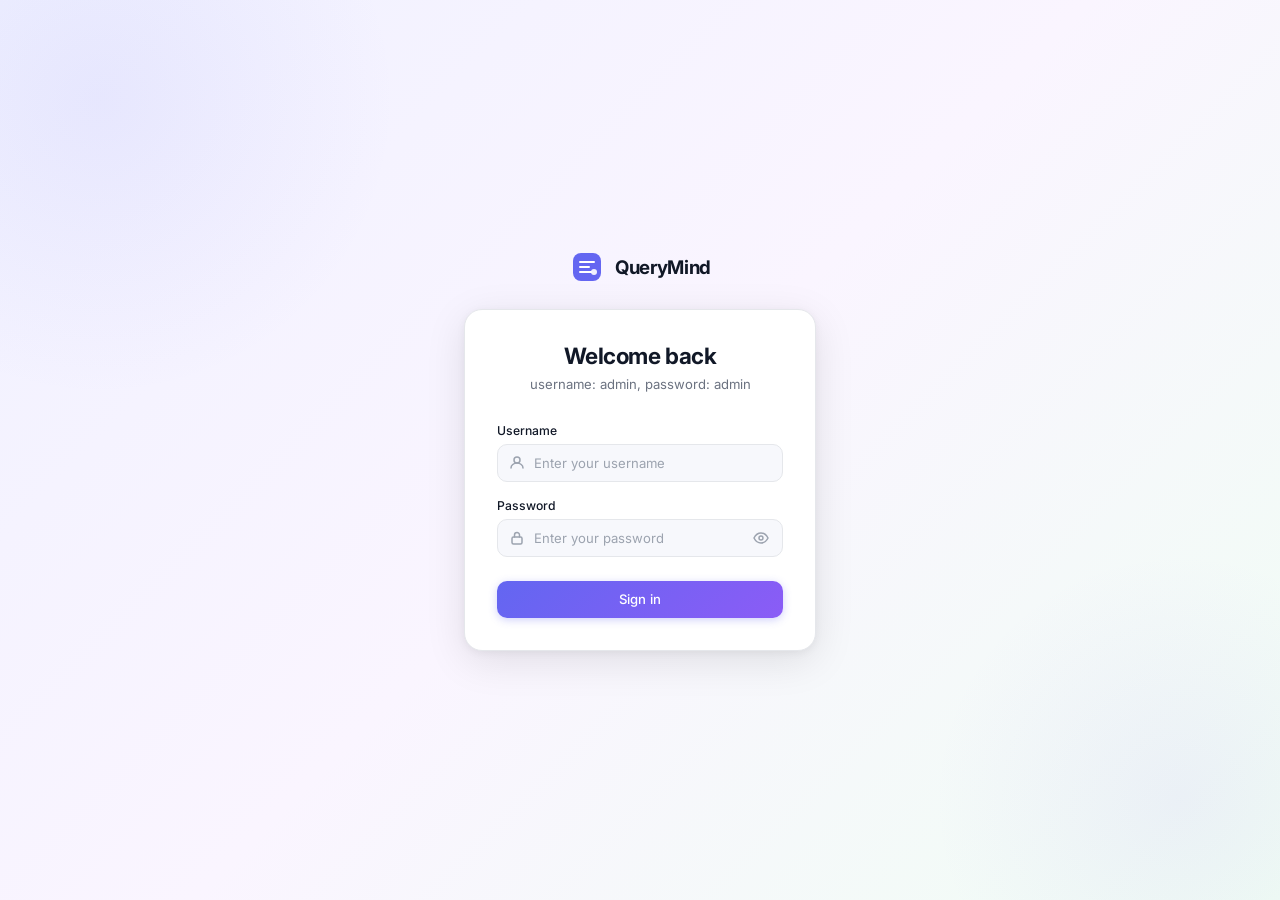
<file: frontend/index.html>
<!DOCTYPE html>
<html lang="en">

<head>
  <meta charset="UTF-8" />
  <meta name="viewport" content="width=device-width, initial-scale=1.0" />
  <title>QueryMind — Text-to-SQL</title>
  <meta name="description" content="Ask questions in plain English and get instant database answers. Powered by AI." />
  <link rel="preconnect" href="https://fonts.googleapis.com" />
  <link rel="preconnect" href="https://fonts.gstatic.com" crossorigin />
  <link
    href="https://fonts.googleapis.com/css2?family=Inter:wght@300;400;500;600;700&family=JetBrains+Mono:wght@400;500&display=swap"
    rel="stylesheet" />
  <link rel="stylesheet" href="style.css" />
</head>

<body>

  <!-- ── LOGIN SCREEN ─────────────────────────────────────────── -->
  <div id="login-screen" class="screen active">
    <div class="login-container">
      <div class="login-brand">
        <div class="brand-icon">
          <svg width="28" height="28" viewBox="0 0 28 28" fill="none">
            <rect width="28" height="28" rx="8" fill="url(#grad1)" />
            <path d="M7 9h14M7 14h9M7 19h11" stroke="white" stroke-width="2" stroke-linecap="round" />
            <circle cx="21" cy="19" r="3" fill="white" opacity="0.9" />
            <defs>
              <linearGradient id="grad1" x1="0" y1="0" x2="28" y2="28">
                <stop offset="0%" stop-color="#6366f1" />
                <stop offset="100%" stop-color="#8b5cf6" />
              </linearGradient>
            </defs>
          </svg>
        </div>
        <span class="brand-name">QueryMind</span>
      </div>

      <div class="login-card">
        <div class="login-header">
          <h1>Welcome back</h1>
          <p>username: admin, password: admin</p>
        </div>

        <form id="login-form" novalidate>
          <div class="form-group">
            <label for="username">Username</label>
            <div class="input-wrapper">
              <svg class="input-icon" width="16" height="16" viewBox="0 0 16 16" fill="none">
                <circle cx="8" cy="5" r="3" stroke="#9ca3af" stroke-width="1.5" />
                <path d="M2 13c0-2.761 2.686-5 6-5s6 2.239 6 5" stroke="#9ca3af" stroke-width="1.5"
                  stroke-linecap="round" />
              </svg>
              <input type="text" id="username" name="username" placeholder="Enter your username" autocomplete="username"
                required />
            </div>
          </div>

          <div class="form-group">
            <label for="password">Password</label>
            <div class="input-wrapper">
              <svg class="input-icon" width="16" height="16" viewBox="0 0 16 16" fill="none">
                <rect x="3" y="7" width="10" height="7" rx="1.5" stroke="#9ca3af" stroke-width="1.5" />
                <path d="M5.5 7V5a2.5 2.5 0 015 0v2" stroke="#9ca3af" stroke-width="1.5" stroke-linecap="round" />
              </svg>
              <input type="password" id="password" name="password" placeholder="Enter your password"
                autocomplete="current-password" required />
              <button type="button" id="toggle-password" class="toggle-password"
                aria-label="Toggle password visibility">
                <svg id="eye-icon" width="16" height="16" viewBox="0 0 16 16" fill="none">
                  <path d="M1 8s2.5-5 7-5 7 5 7 5-2.5 5-7 5-7-5-7-5z" stroke="#9ca3af" stroke-width="1.5" />
                  <circle cx="8" cy="8" r="2" stroke="#9ca3af" stroke-width="1.5" />
                </svg>
              </button>
            </div>
          </div>

          <div id="login-error" class="error-banner hidden">
            <svg width="14" height="14" viewBox="0 0 14 14" fill="none">
              <circle cx="7" cy="7" r="6" stroke="#ef4444" stroke-width="1.5" />
              <path d="M7 4v3.5M7 9.5v.5" stroke="#ef4444" stroke-width="1.5" stroke-linecap="round" />
            </svg>
            <span id="login-error-text">Invalid username or password</span>
          </div>

          <button type="submit" id="login-btn" class="btn btn-primary btn-full">
            <span class="btn-text">Sign in</span>
            <div class="btn-spinner hidden"></div>
          </button>
        </form>
      </div>
    </div>
  </div>

  <!-- ── MAIN APP SCREEN ───────────────────────────────────────── -->
  <div id="app-screen" class="screen">

    <!-- Sidebar -->
    <aside class="sidebar">
      <div class="sidebar-brand">
        <div class="brand-icon">
          <svg width="24" height="24" viewBox="0 0 28 28" fill="none">
            <rect width="28" height="28" rx="8" fill="url(#grad2)" />
            <path d="M7 9h14M7 14h9M7 19h11" stroke="white" stroke-width="2" stroke-linecap="round" />
            <circle cx="21" cy="19" r="3" fill="white" opacity="0.9" />
            <defs>
              <linearGradient id="grad2" x1="0" y1="0" x2="28" y2="28">
                <stop offset="0%" stop-color="#6366f1" />
                <stop offset="100%" stop-color="#8b5cf6" />
              </linearGradient>
            </defs>
          </svg>
        </div>
        <span class="brand-name">QueryMind</span>
      </div>

      <nav class="sidebar-nav">
        <button class="nav-item active" id="nav-query" data-tab="query">
          <svg width="16" height="16" viewBox="0 0 16 16" fill="none">
            <circle cx="7" cy="7" r="5" stroke="currentColor" stroke-width="1.5" />
            <path d="M11 11l3 3" stroke="currentColor" stroke-width="1.5" stroke-linecap="round" />
          </svg>
          <span>Ask a Question</span>
        </button>
        <button class="nav-item" id="nav-sql" data-tab="sql">
          <svg width="16" height="16" viewBox="0 0 16 16" fill="none">
            <path d="M2 4h12M2 8h8M2 12h10" stroke="currentColor" stroke-width="1.5" stroke-linecap="round" />
          </svg>
          <span>Run SQL</span>
        </button>
        <button class="nav-item" id="nav-schema" data-tab="schema">
          <svg width="16" height="16" viewBox="0 0 16 16" fill="none">
            <rect x="1" y="2" width="14" height="3" rx="1" stroke="currentColor" stroke-width="1.5" />
            <rect x="1" y="7" width="14" height="3" rx="1" stroke="currentColor" stroke-width="1.5" />
            <rect x="1" y="12" width="14" height="2" rx="1" stroke="currentColor" stroke-width="1.5" />
          </svg>
          <span>Schema</span>
        </button>
      </nav>

      <div class="sidebar-footer">
        <div class="user-info">
          <div class="user-avatar" id="sidebar-avatar">A</div>
          <div class="user-details">
            <span class="user-name" id="sidebar-username">—</span>
            <span class="user-role" id="sidebar-role">—</span>
          </div>
        </div>
        <button id="logout-btn" class="logout-btn" title="Sign out">
          <svg width="16" height="16" viewBox="0 0 16 16" fill="none">
            <path d="M6 2H3a1 1 0 00-1 1v10a1 1 0 001 1h3M10 11l3-3-3-3M13 8H6" stroke="currentColor" stroke-width="1.5"
              stroke-linecap="round" stroke-linejoin="round" />
          </svg>
        </button>
      </div>
    </aside>

    <!-- Main content -->
    <main class="main-content">

      <!-- ── TAB: Ask a Question ───────────────────── -->
      <div class="tab-panel active" id="tab-query">
        <div class="panel-header">
          <h2>Ask a Question</h2>
          <p>Type a question in plain English and get instant database results</p>
        </div>

        <div class="query-input-area">
          <div class="query-input-wrapper">
            <textarea id="question-input"
              placeholder="e.g. Show me all employees in the Engineering department with salary above 80,000"
              rows="3"></textarea>
            <button id="ask-btn" class="btn btn-primary ask-btn">
              <svg width="16" height="16" viewBox="0 0 16 16" fill="none">
                <path d="M2 8h12M9 3l5 5-5 5" stroke="white" stroke-width="1.8" stroke-linecap="round"
                  stroke-linejoin="round" />
              </svg>
              <span>Ask</span>
            </button>
          </div>

          <div id="query-result-area" class="result-area hidden">
            <!-- SQL shown only for admin -->
            <div id="sql-display" class="sql-display hidden">
              <div class="sql-display-header">
                <div class="sql-display-label">
                  <svg width="14" height="14" viewBox="0 0 16 16" fill="none">
                    <path d="M2 4h12M2 8h8M2 12h10" stroke="#6366f1" stroke-width="1.5" stroke-linecap="round" />
                  </svg>
                  Generated SQL
                </div>
                <button class="copy-btn" id="copy-sql-btn">
                  <svg width="13" height="13" viewBox="0 0 16 16" fill="none">
                    <rect x="4" y="4" width="9" height="9" rx="1.5" stroke="currentColor" stroke-width="1.5" />
                    <path d="M3 11V3a1 1 0 011-1h8" stroke="currentColor" stroke-width="1.5" stroke-linecap="round" />
                  </svg>
                  Copy
                </button>
              </div>
              <pre id="sql-code"><code></code></pre>
            </div>

            <div class="result-meta" id="result-meta"></div>
            <div class="table-wrapper" id="query-table-wrapper"></div>
          </div>

          <div id="query-empty" class="empty-state">
            <div class="empty-icon">
              <svg width="40" height="40" viewBox="0 0 40 40" fill="none">
                <circle cx="18" cy="18" r="13" stroke="#d1d5db" stroke-width="2" />
                <path d="M27 27l8 8" stroke="#d1d5db" stroke-width="2" stroke-linecap="round" />
                <path d="M14 18h8M18 14v8" stroke="#d1d5db" stroke-width="2" stroke-linecap="round" />
              </svg>
            </div>
            <p>Ask a question to see results here</p>
          </div>

          <div id="query-loading" class="loading-state hidden">
            <div class="loading-dots">
              <span></span><span></span><span></span>
            </div>
            <p>Thinking…</p>
          </div>

          <div id="query-error" class="error-state hidden">
            <svg width="20" height="20" viewBox="0 0 20 20" fill="none">
              <circle cx="10" cy="10" r="9" stroke="#f87171" stroke-width="1.5" />
              <path d="M10 6v4.5M10 12.5v.5" stroke="#f87171" stroke-width="1.5" stroke-linecap="round" />
            </svg>
            <span id="query-error-text">Something went wrong</span>
          </div>
        </div>
      </div>
      <!-- ── TAB: Run SQL ──────────────────────────── -->
      <div class="tab-panel" id="tab-sql">
        <div class="panel-header">
          <h2>Run SQL</h2>
          <p>Execute a raw SQL query directly against the database</p>
        </div>

        <div class="sql-editor-area">
          <div class="sql-editor-header">
            <span>SQL Editor</span>
            <button class="copy-btn" id="clear-sql-btn">Clear</button>
          </div>
          <textarea id="sql-input" class="sql-editor" spellcheck="false"
            placeholder="SELECT * FROM products LIMIT 10;"></textarea>
          <div class="sql-editor-footer">
            <button id="run-sql-btn" class="btn btn-primary">
              <svg width="14" height="14" viewBox="0 0 16 16" fill="none">
                <polygon points="3,2 13,8 3,14" fill="white" />
              </svg>
              Run Query
            </button>
          </div>
        </div>

        <div id="sql-result-area" class="result-area hidden">
          <div class="result-meta" id="sql-result-meta"></div>
          <div class="table-wrapper" id="sql-table-wrapper"></div>
        </div>

        <div id="sql-empty" class="empty-state">
          <div class="empty-icon">
            <svg width="40" height="40" viewBox="0 0 40 40" fill="none">
              <rect x="6" y="6" width="28" height="28" rx="4" stroke="#d1d5db" stroke-width="2" />
              <path d="M13 16l5 5-5 5M21 26h6" stroke="#d1d5db" stroke-width="2" stroke-linecap="round"
                stroke-linejoin="round" />
            </svg>
          </div>
          <p>Enter a SQL query and click Run</p>
        </div>

        <div id="sql-loading" class="loading-state hidden">
          <div class="loading-dots"><span></span><span></span><span></span></div>
          <p>Executing…</p>
        </div>

        <div id="sql-error" class="error-state hidden">
          <svg width="20" height="20" viewBox="0 0 20 20" fill="none">
            <circle cx="10" cy="10" r="9" stroke="#f87171" stroke-width="1.5" />
            <path d="M10 6v4.5M10 12.5v.5" stroke="#f87171" stroke-width="1.5" stroke-linecap="round" />
          </svg>
          <span id="sql-error-text">Something went wrong</span>
        </div>
      </div>

      <!-- ── TAB: Schema ───────────────────────────── -->
      <div class="tab-panel" id="tab-schema">
        <div class="panel-header">
          <h2>Database Schema</h2>
          <p>Tables and columns you have access to based on your role</p>
        </div>

        <div class="schema-grid" id="schema-grid">
          <!-- Rendered by JS -->
        </div>
      </div>

    </main>
  </div>

  <script src="app.js"></script>
</body>

</html>
</file>
<file: frontend/style.css>
/* ── Reset & Tokens ──────────────────────────────────────── */
*, *::before, *::after { box-sizing: border-box; margin: 0; padding: 0; }

:root {
  --white:       #ffffff;
  --bg:          #f7f8fc;
  --surface:     #ffffff;
  --border:      #e5e7eb;
  --border-soft: #f0f1f5;

  --text-primary:   #111827;
  --text-secondary: #6b7280;
  --text-tertiary:  #9ca3af;

  --indigo:        #6366f1;
  --indigo-light:  #eef2ff;
  --indigo-mid:    #818cf8;
  --violet:        #8b5cf6;
  --violet-light:  #f5f3ff;

  --green:         #10b981;
  --green-light:   #ecfdf5;
  --red:           #ef4444;
  --red-light:     #fef2f2;
  --amber:         #f59e0b;

  --radius-sm:  6px;
  --radius:     10px;
  --radius-lg:  14px;
  --radius-xl:  18px;

  --shadow-sm:  0 1px 3px rgba(0,0,0,.06), 0 1px 2px rgba(0,0,0,.04);
  --shadow:     0 4px 16px rgba(0,0,0,.07), 0 1px 4px rgba(0,0,0,.04);
  --shadow-lg:  0 10px 40px rgba(0,0,0,.1), 0 2px 8px rgba(0,0,0,.05);

  --font:       'Inter', system-ui, sans-serif;
  --mono:       'JetBrains Mono', 'Fira Code', monospace;

  --sidebar-w:  220px;
  --transition: .18s ease;
}

html { font-size: 15px; }
body {
  font-family: var(--font);
  background: var(--bg);
  color: var(--text-primary);
  height: 100vh;
  overflow: hidden;
}

/* ── Screen system ───────────────────────────────────────── */
.screen { display: none; height: 100vh; }
.screen.active { display: flex; }

/* ── LOGIN ───────────────────────────────────────────────── */
#login-screen {
  align-items: center;
  justify-content: center;
  background: linear-gradient(135deg, #f0f1ff 0%, #faf5ff 50%, #f0fdf4 100%);
  position: relative;
  overflow: hidden;
}

#login-screen::before {
  content: '';
  position: absolute;
  width: 600px; height: 600px;
  border-radius: 50%;
  background: radial-gradient(circle, rgba(99,102,241,.08) 0%, transparent 70%);
  top: -200px; left: -200px;
  pointer-events: none;
}

#login-screen::after {
  content: '';
  position: absolute;
  width: 500px; height: 500px;
  border-radius: 50%;
  background: radial-gradient(circle, rgba(139,92,246,.07) 0%, transparent 70%);
  bottom: -150px; right: -150px;
  pointer-events: none;
}

.login-container {
  display: flex;
  flex-direction: column;
  align-items: center;
  gap: 24px;
  z-index: 1;
  width: 100%;
  max-width: 400px;
  padding: 24px;
}

.login-brand {
  display: flex;
  align-items: center;
  gap: 10px;
}

.brand-icon {
  width: 36px; height: 36px;
  display: flex; align-items: center; justify-content: center;
}

.brand-name {
  font-size: 1.25rem;
  font-weight: 700;
  letter-spacing: -.02em;
  color: var(--text-primary);
}

.login-card {
  width: 100%;
  background: var(--white);
  border: 1px solid var(--border);
  border-radius: var(--radius-xl);
  padding: 32px;
  box-shadow: var(--shadow-lg);
}

.login-header {
  text-align: center;
  margin-bottom: 28px;
}

.login-header h1 {
  font-size: 1.5rem;
  font-weight: 700;
  letter-spacing: -.02em;
  color: var(--text-primary);
  margin-bottom: 6px;
}

.login-header p {
  font-size: .875rem;
  color: var(--text-secondary);
  line-height: 1.5;
}

.form-group {
  margin-bottom: 16px;
}

.form-group label {
  display: block;
  font-size: .8125rem;
  font-weight: 500;
  color: var(--text-primary);
  margin-bottom: 6px;
}

.input-wrapper {
  position: relative;
  display: flex;
  align-items: center;
}

.input-icon {
  position: absolute;
  left: 12px;
  pointer-events: none;
  flex-shrink: 0;
}

.input-wrapper input {
  width: 100%;
  padding: 10px 12px 10px 36px;
  font-size: .875rem;
  font-family: var(--font);
  border: 1.5px solid var(--border);
  border-radius: var(--radius);
  background: var(--bg);
  color: var(--text-primary);
  outline: none;
  transition: border-color var(--transition), box-shadow var(--transition), background var(--transition);
}

.input-wrapper input:focus {
  border-color: var(--indigo);
  background: var(--white);
  box-shadow: 0 0 0 3px rgba(99,102,241,.12);
}

.input-wrapper input::placeholder { color: var(--text-tertiary); }

.toggle-password {
  position: absolute;
  right: 10px;
  background: none;
  border: none;
  cursor: pointer;
  padding: 4px;
  border-radius: 4px;
  color: var(--text-tertiary);
  display: flex;
  transition: color var(--transition);
}
.toggle-password:hover { color: var(--text-secondary); }

/* ── Buttons ─────────────────────────────────────────────── */
.btn {
  display: inline-flex;
  align-items: center;
  justify-content: center;
  gap: 6px;
  font-family: var(--font);
  font-size: .875rem;
  font-weight: 500;
  border: none;
  border-radius: var(--radius);
  cursor: pointer;
  transition: all var(--transition);
  padding: 10px 18px;
  line-height: 1;
  white-space: nowrap;
}

.btn-primary {
  background: linear-gradient(135deg, var(--indigo), var(--violet));
  color: white;
  box-shadow: 0 2px 8px rgba(99,102,241,.3);
}
.btn-primary:hover {
  box-shadow: 0 4px 14px rgba(99,102,241,.4);
  transform: translateY(-1px);
}
.btn-primary:active { transform: translateY(0); }
.btn-primary:disabled {
  opacity: .65;
  cursor: not-allowed;
  transform: none;
  box-shadow: none;
}

.btn-full { width: 100%; margin-top: 8px; padding: 12px; }

.btn-spinner {
  width: 16px; height: 16px;
  border: 2px solid rgba(255,255,255,.35);
  border-top-color: white;
  border-radius: 50%;
  animation: spin .7s linear infinite;
}

/* ── Error banner ────────────────────────────────────────── */
.error-banner {
  display: flex;
  align-items: center;
  gap: 8px;
  background: var(--red-light);
  border: 1px solid #fecaca;
  border-radius: var(--radius);
  padding: 10px 12px;
  font-size: .8125rem;
  color: #b91c1c;
  margin-bottom: 12px;
  animation: slideDown .2s ease;
}

.login-footer {
  margin-top: 20px;
  text-align: center;
}
.login-footer p {
  font-size: .75rem;
  color: var(--text-tertiary);
}

/* ── APP LAYOUT ──────────────────────────────────────────── */
#app-screen {
  flex-direction: row;
  width: 100vw;
  height: 100vh;
  overflow: hidden;
}

/* ── Sidebar ─────────────────────────────────────────────── */
.sidebar {
  width: var(--sidebar-w);
  flex-shrink: 0;
  background: var(--white);
  border-right: 1px solid var(--border);
  display: flex;
  flex-direction: column;
  padding: 20px 12px;
  height: 100vh;
}

.sidebar-brand {
  display: flex;
  align-items: center;
  gap: 10px;
  padding: 4px 8px 20px;
}

.sidebar-nav {
  display: flex;
  flex-direction: column;
  gap: 2px;
  flex: 1;
}

.nav-item {
  display: flex;
  align-items: center;
  gap: 10px;
  padding: 9px 12px;
  border-radius: var(--radius);
  font-size: .875rem;
  font-weight: 500;
  font-family: var(--font);
  border: none;
  background: none;
  color: var(--text-secondary);
  cursor: pointer;
  text-align: left;
  width: 100%;
  transition: all var(--transition);
}
.nav-item:hover {
  background: var(--bg);
  color: var(--text-primary);
}
.nav-item.active {
  background: var(--indigo-light);
  color: var(--indigo);
}
.nav-item svg { flex-shrink: 0; }

.sidebar-footer {
  padding-top: 16px;
  border-top: 1px solid var(--border-soft);
  display: flex;
  align-items: center;
  gap: 10px;
}

.user-info {
  display: flex;
  align-items: center;
  gap: 9px;
  flex: 1;
  min-width: 0;
}

.user-avatar {
  width: 32px; height: 32px;
  border-radius: 50%;
  background: linear-gradient(135deg, var(--indigo), var(--violet));
  color: white;
  font-size: .8125rem;
  font-weight: 600;
  display: flex;
  align-items: center;
  justify-content: center;
  flex-shrink: 0;
}

.user-details {
  display: flex;
  flex-direction: column;
  min-width: 0;
}

.user-name {
  font-size: .8125rem;
  font-weight: 600;
  color: var(--text-primary);
  overflow: hidden;
  text-overflow: ellipsis;
  white-space: nowrap;
}

.user-role {
  font-size: .6875rem;
  color: var(--text-tertiary);
  text-transform: capitalize;
}

.logout-btn {
  background: none;
  border: none;
  padding: 6px;
  border-radius: var(--radius-sm);
  cursor: pointer;
  color: var(--text-tertiary);
  display: flex;
  transition: all var(--transition);
  flex-shrink: 0;
}
.logout-btn:hover {
  background: var(--red-light);
  color: var(--red);
}

/* ── Main Content ────────────────────────────────────────── */
.main-content {
  flex: 1;
  height: 100vh;
  overflow: hidden;
  display: flex;
  flex-direction: column;
}

.tab-panel {
  display: none;
  flex-direction: column;
  height: 100%;
  padding: 32px 36px;
  overflow-y: auto;
  gap: 24px;
}
.tab-panel.active { display: flex; }

.panel-header h2 {
  font-size: 1.375rem;
  font-weight: 700;
  letter-spacing: -.02em;
  color: var(--text-primary);
  margin-bottom: 4px;
}

.panel-header p {
  font-size: .875rem;
  color: var(--text-secondary);
}

/* ── Query Input ─────────────────────────────────────────── */
.query-input-area {
  display: flex;
  flex-direction: column;
  gap: 10px;
}

.query-input-wrapper {
  display: flex;
  gap: 10px;
  align-items: flex-end;
}

#question-input {
  flex: 1;
  padding: 14px 16px;
  font-family: var(--font);
  font-size: .9375rem;
  border: 1.5px solid var(--border);
  border-radius: var(--radius-lg);
  background: var(--white);
  color: var(--text-primary);
  resize: none;
  outline: none;
  transition: border-color var(--transition), box-shadow var(--transition);
  line-height: 1.55;
}
#question-input:focus {
  border-color: var(--indigo);
  box-shadow: 0 0 0 3px rgba(99,102,241,.1);
}
#question-input::placeholder { color: var(--text-tertiary); }

.ask-btn {
  padding: 12px 20px;
  border-radius: var(--radius-lg);
  flex-shrink: 0;
  height: fit-content;
}

.suggestions {
  display: flex;
  align-items: center;
  gap: 8px;
  flex-wrap: wrap;
}

.suggestions-label {
  font-size: .75rem;
  color: var(--text-tertiary);
  font-weight: 500;
}

.suggestion-chip {
  background: var(--white);
  border: 1px solid var(--border);
  border-radius: 100px;
  padding: 5px 12px;
  font-size: .75rem;
  font-family: var(--font);
  color: var(--text-secondary);
  cursor: pointer;
  transition: all var(--transition);
}
.suggestion-chip:hover {
  border-color: var(--indigo);
  color: var(--indigo);
  background: var(--indigo-light);
}

/* ── Result area ─────────────────────────────────────────── */
.result-area {
  display: flex;
  flex-direction: column;
  gap: 14px;
  animation: fadeUp .25s ease;
}

.result-meta {
  font-size: .8125rem;
  color: var(--text-tertiary);
}
.result-meta strong { color: var(--text-secondary); }

/* SQL display */
.sql-display {
  background: var(--white);
  border: 1px solid var(--border);
  border-radius: var(--radius-lg);
  overflow: hidden;
  box-shadow: var(--shadow-sm);
}

.sql-display-header {
  display: flex;
  align-items: center;
  justify-content: space-between;
  padding: 10px 16px;
  border-bottom: 1px solid var(--border-soft);
  background: var(--bg);
}

.sql-display-label {
  display: flex;
  align-items: center;
  gap: 6px;
  font-size: .75rem;
  font-weight: 600;
  color: var(--indigo);
  text-transform: uppercase;
  letter-spacing: .05em;
}

#sql-code {
  padding: 16px;
  overflow-x: auto;
  background: var(--white);
}
#sql-code code {
  font-family: var(--mono);
  font-size: .8125rem;
  color: #1e1b4b;
  white-space: pre;
  line-height: 1.6;
}

.copy-btn {
  display: inline-flex;
  align-items: center;
  gap: 5px;
  font-size: .75rem;
  font-family: var(--font);
  font-weight: 500;
  color: var(--text-secondary);
  background: none;
  border: 1px solid var(--border);
  border-radius: var(--radius-sm);
  padding: 4px 9px;
  cursor: pointer;
  transition: all var(--transition);
}
.copy-btn:hover {
  background: var(--bg);
  border-color: var(--text-secondary);
  color: var(--text-primary);
}

/* ── Table ───────────────────────────────────────────────── */
.table-wrapper {
  background: var(--white);
  border: 1px solid var(--border);
  border-radius: var(--radius-lg);
  overflow: auto;
  box-shadow: var(--shadow-sm);
  max-height: 420px;
}

.data-table {
  width: 100%;
  border-collapse: collapse;
  font-size: .8375rem;
}

.data-table thead {
  position: sticky;
  top: 0;
  z-index: 2;
}

.data-table th {
  background: var(--bg);
  padding: 11px 16px;
  text-align: left;
  font-size: .75rem;
  font-weight: 600;
  color: var(--text-secondary);
  text-transform: uppercase;
  letter-spacing: .04em;
  border-bottom: 1px solid var(--border);
  white-space: nowrap;
}

.data-table td {
  padding: 10px 16px;
  color: var(--text-primary);
  border-bottom: 1px solid var(--border-soft);
  white-space: nowrap;
  max-width: 260px;
  overflow: hidden;
  text-overflow: ellipsis;
}

.data-table tbody tr:last-child td { border-bottom: none; }
.data-table tbody tr:hover td { background: #fafbff; }

/* ── SQL Editor ──────────────────────────────────────────── */
.sql-editor-area {
  background: var(--white);
  border: 1.5px solid var(--border);
  border-radius: var(--radius-lg);
  overflow: hidden;
  box-shadow: var(--shadow-sm);
}

.sql-editor-header {
  display: flex;
  align-items: center;
  justify-content: space-between;
  padding: 10px 16px;
  border-bottom: 1px solid var(--border-soft);
  background: var(--bg);
  font-size: .75rem;
  font-weight: 600;
  color: var(--text-secondary);
  text-transform: uppercase;
  letter-spacing: .05em;
}

.sql-editor {
  display: block;
  width: 100%;
  min-height: 160px;
  padding: 16px;
  font-family: var(--mono);
  font-size: .85rem;
  color: #1e1b4b;
  background: var(--white);
  border: none;
  outline: none;
  resize: vertical;
  line-height: 1.65;
}
.sql-editor::placeholder { color: var(--text-tertiary); font-family: var(--mono); }

.sql-editor-footer {
  padding: 12px 16px;
  border-top: 1px solid var(--border-soft);
  background: var(--bg);
  display: flex;
  justify-content: flex-end;
}

/* ── Schema ──────────────────────────────────────────────── */
.schema-grid {
  display: grid;
  grid-template-columns: repeat(auto-fill, minmax(240px, 1fr));
  gap: 16px;
}

.schema-card {
  background: var(--white);
  border: 1px solid var(--border);
  border-radius: var(--radius-lg);
  overflow: hidden;
  box-shadow: var(--shadow-sm);
  transition: box-shadow var(--transition), transform var(--transition);
}
.schema-card:hover {
  box-shadow: var(--shadow);
  transform: translateY(-2px);
}

.schema-card-header {
  display: flex;
  align-items: center;
  gap: 8px;
  padding: 14px 16px;
  border-bottom: 1px solid var(--border-soft);
  background: linear-gradient(135deg, #fafbff, #f5f3ff);
}

.schema-card-icon {
  width: 28px; height: 28px;
  border-radius: var(--radius-sm);
  background: linear-gradient(135deg, var(--indigo), var(--violet));
  display: flex; align-items: center; justify-content: center;
  flex-shrink: 0;
}

.schema-table-name {
  font-size: .875rem;
  font-weight: 600;
  color: var(--text-primary);
}

.schema-card-body { padding: 12px 16px; }

.schema-column {
  display: flex;
  align-items: center;
  gap: 8px;
  padding: 5px 0;
  font-size: .8125rem;
  color: var(--text-secondary);
  border-bottom: 1px solid var(--border-soft);
}
.schema-column:last-child { border-bottom: none; }

.schema-col-name {
  font-family: var(--mono);
  font-size: .775rem;
  color: var(--text-primary);
}

/* ── Empty / Loading / Error states ─────────────────────── */
.empty-state, .loading-state, .error-state {
  display: flex;
  flex-direction: column;
  align-items: center;
  justify-content: center;
  gap: 12px;
  padding: 48px;
  color: var(--text-tertiary);
  font-size: .875rem;
  text-align: center;
}

.empty-icon { opacity: .6; }

.loading-dots {
  display: flex;
  gap: 6px;
}
.loading-dots span {
  width: 8px; height: 8px;
  border-radius: 50%;
  background: var(--indigo);
  animation: bounce 1.2s ease-in-out infinite;
}
.loading-dots span:nth-child(2) { animation-delay: .2s; }
.loading-dots span:nth-child(3) { animation-delay: .4s; }

.error-state {
  color: #ef4444;
  flex-direction: row;
  justify-content: flex-start;
  background: var(--red-light);
  border: 1px solid #fecaca;
  border-radius: var(--radius-lg);
  padding: 16px 20px;
  font-size: .8375rem;
}

/* ── Utilities ───────────────────────────────────────────── */
.hidden { display: none !important; }

/* ── Animations ──────────────────────────────────────────── */
@keyframes spin {
  to { transform: rotate(360deg); }
}

@keyframes bounce {
  0%, 80%, 100% { transform: scale(0.7); opacity: .5; }
  40%            { transform: scale(1);   opacity: 1;  }
}

@keyframes fadeUp {
  from { opacity: 0; transform: translateY(8px); }
  to   { opacity: 1; transform: translateY(0); }
}

@keyframes slideDown {
  from { opacity: 0; transform: translateY(-6px); }
  to   { opacity: 1; transform: translateY(0); }
}

/* ── Scrollbars ──────────────────────────────────────────── */
::-webkit-scrollbar { width: 6px; height: 6px; }
::-webkit-scrollbar-track { background: transparent; }
::-webkit-scrollbar-thumb { background: #d1d5db; border-radius: 100px; }
::-webkit-scrollbar-thumb:hover { background: #9ca3af; }
</file>
<file: src/backend/static/style.css>
/* ── Reset & Tokens ──────────────────────────────────────── */
*, *::before, *::after { box-sizing: border-box; margin: 0; padding: 0; }

:root {
  --white:       #ffffff;
  --bg:          #f7f8fc;
  --surface:     #ffffff;
  --border:      #e5e7eb;
  --border-soft: #f0f1f5;

  --text-primary:   #111827;
  --text-secondary: #6b7280;
  --text-tertiary:  #9ca3af;

  --indigo:        #6366f1;
  --indigo-light:  #eef2ff;
  --indigo-mid:    #818cf8;
  --violet:        #8b5cf6;
  --violet-light:  #f5f3ff;

  --green:         #10b981;
  --green-light:   #ecfdf5;
  --red:           #ef4444;
  --red-light:     #fef2f2;
  --amber:         #f59e0b;

  --radius-sm:  6px;
  --radius:     10px;
  --radius-lg:  14px;
  --radius-xl:  18px;

  --shadow-sm:  0 1px 3px rgba(0,0,0,.06), 0 1px 2px rgba(0,0,0,.04);
  --shadow:     0 4px 16px rgba(0,0,0,.07), 0 1px 4px rgba(0,0,0,.04);
  --shadow-lg:  0 10px 40px rgba(0,0,0,.1), 0 2px 8px rgba(0,0,0,.05);

  --font:       'Inter', system-ui, sans-serif;
  --mono:       'JetBrains Mono', 'Fira Code', monospace;

  --sidebar-w:  220px;
  --transition: .18s ease;
}

html { font-size: 15px; }
body {
  font-family: var(--font);
  background: var(--bg);
  color: var(--text-primary);
  height: 100vh;
  overflow: hidden;
}

/* ── Screen system ───────────────────────────────────────── */
.screen { display: none; height: 100vh; }
.screen.active { display: flex; }

/* ── LOGIN ───────────────────────────────────────────────── */
#login-screen {
  align-items: center;
  justify-content: center;
  background: linear-gradient(135deg, #f0f1ff 0%, #faf5ff 50%, #f0fdf4 100%);
  position: relative;
  overflow: hidden;
}

#login-screen::before {
  content: '';
  position: absolute;
  width: 600px; height: 600px;
  border-radius: 50%;
  background: radial-gradient(circle, rgba(99,102,241,.08) 0%, transparent 70%);
  top: -200px; left: -200px;
  pointer-events: none;
}

#login-screen::after {
  content: '';
  position: absolute;
  width: 500px; height: 500px;
  border-radius: 50%;
  background: radial-gradient(circle, rgba(139,92,246,.07) 0%, transparent 70%);
  bottom: -150px; right: -150px;
  pointer-events: none;
}

.login-container {
  display: flex;
  flex-direction: column;
  align-items: center;
  gap: 24px;
  z-index: 1;
  width: 100%;
  max-width: 400px;
  padding: 24px;
}

.login-brand {
  display: flex;
  align-items: center;
  gap: 10px;
}

.brand-icon {
  width: 36px; height: 36px;
  display: flex; align-items: center; justify-content: center;
}

.brand-name {
  font-size: 1.25rem;
  font-weight: 700;
  letter-spacing: -.02em;
  color: var(--text-primary);
}

.login-card {
  width: 100%;
  background: var(--white);
  border: 1px solid var(--border);
  border-radius: var(--radius-xl);
  padding: 32px;
  box-shadow: var(--shadow-lg);
}

.login-header {
  text-align: center;
  margin-bottom: 28px;
}

.login-header h1 {
  font-size: 1.5rem;
  font-weight: 700;
  letter-spacing: -.02em;
  color: var(--text-primary);
  margin-bottom: 6px;
}

.login-header p {
  font-size: .875rem;
  color: var(--text-secondary);
  line-height: 1.5;
}

.form-group {
  margin-bottom: 16px;
}

.form-group label {
  display: block;
  font-size: .8125rem;
  font-weight: 500;
  color: var(--text-primary);
  margin-bottom: 6px;
}

.input-wrapper {
  position: relative;
  display: flex;
  align-items: center;
}

.input-icon {
  position: absolute;
  left: 12px;
  pointer-events: none;
  flex-shrink: 0;
}

.input-wrapper input {
  width: 100%;
  padding: 10px 12px 10px 36px;
  font-size: .875rem;
  font-family: var(--font);
  border: 1.5px solid var(--border);
  border-radius: var(--radius);
  background: var(--bg);
  color: var(--text-primary);
  outline: none;
  transition: border-color var(--transition), box-shadow var(--transition), background var(--transition);
}

.input-wrapper input:focus {
  border-color: var(--indigo);
  background: var(--white);
  box-shadow: 0 0 0 3px rgba(99,102,241,.12);
}

.input-wrapper input::placeholder { color: var(--text-tertiary); }

.toggle-password {
  position: absolute;
  right: 10px;
  background: none;
  border: none;
  cursor: pointer;
  padding: 4px;
  border-radius: 4px;
  color: var(--text-tertiary);
  display: flex;
  transition: color var(--transition);
}
.toggle-password:hover { color: var(--text-secondary); }

/* ── Buttons ─────────────────────────────────────────────── */
.btn {
  display: inline-flex;
  align-items: center;
  justify-content: center;
  gap: 6px;
  font-family: var(--font);
  font-size: .875rem;
  font-weight: 500;
  border: none;
  border-radius: var(--radius);
  cursor: pointer;
  transition: all var(--transition);
  padding: 10px 18px;
  line-height: 1;
  white-space: nowrap;
}

.btn-primary {
  background: linear-gradient(135deg, var(--indigo), var(--violet));
  color: white;
  box-shadow: 0 2px 8px rgba(99,102,241,.3);
}
.btn-primary:hover {
  box-shadow: 0 4px 14px rgba(99,102,241,.4);
  transform: translateY(-1px);
}
.btn-primary:active { transform: translateY(0); }
.btn-primary:disabled {
  opacity: .65;
  cursor: not-allowed;
  transform: none;
  box-shadow: none;
}

.btn-full { width: 100%; margin-top: 8px; padding: 12px; }

.btn-spinner {
  width: 16px; height: 16px;
  border: 2px solid rgba(255,255,255,.35);
  border-top-color: white;
  border-radius: 50%;
  animation: spin .7s linear infinite;
}

/* ── Error banner ────────────────────────────────────────── */
.error-banner {
  display: flex;
  align-items: center;
  gap: 8px;
  background: var(--red-light);
  border: 1px solid #fecaca;
  border-radius: var(--radius);
  padding: 10px 12px;
  font-size: .8125rem;
  color: #b91c1c;
  margin-bottom: 12px;
  animation: slideDown .2s ease;
}

.login-footer {
  margin-top: 20px;
  text-align: center;
}
.login-footer p {
  font-size: .75rem;
  color: var(--text-tertiary);
}

/* ── APP LAYOUT ──────────────────────────────────────────── */
#app-screen {
  flex-direction: row;
  width: 100vw;
  height: 100vh;
  overflow: hidden;
}

/* ── Sidebar ─────────────────────────────────────────────── */
.sidebar {
  width: var(--sidebar-w);
  flex-shrink: 0;
  background: var(--white);
  border-right: 1px solid var(--border);
  display: flex;
  flex-direction: column;
  padding: 20px 12px;
  height: 100vh;
}

.sidebar-brand {
  display: flex;
  align-items: center;
  gap: 10px;
  padding: 4px 8px 20px;
}

.sidebar-nav {
  display: flex;
  flex-direction: column;
  gap: 2px;
  flex: 1;
}

.nav-item {
  display: flex;
  align-items: center;
  gap: 10px;
  padding: 9px 12px;
  border-radius: var(--radius);
  font-size: .875rem;
  font-weight: 500;
  font-family: var(--font);
  border: none;
  background: none;
  color: var(--text-secondary);
  cursor: pointer;
  text-align: left;
  width: 100%;
  transition: all var(--transition);
}
.nav-item:hover {
  background: var(--bg);
  color: var(--text-primary);
}
.nav-item.active {
  background: var(--indigo-light);
  color: var(--indigo);
}
.nav-item svg { flex-shrink: 0; }

.sidebar-footer {
  padding-top: 16px;
  border-top: 1px solid var(--border-soft);
  display: flex;
  align-items: center;
  gap: 10px;
}

.user-info {
  display: flex;
  align-items: center;
  gap: 9px;
  flex: 1;
  min-width: 0;
}

.user-avatar {
  width: 32px; height: 32px;
  border-radius: 50%;
  background: linear-gradient(135deg, var(--indigo), var(--violet));
  color: white;
  font-size: .8125rem;
  font-weight: 600;
  display: flex;
  align-items: center;
  justify-content: center;
  flex-shrink: 0;
}

.user-details {
  display: flex;
  flex-direction: column;
  min-width: 0;
}

.user-name {
  font-size: .8125rem;
  font-weight: 600;
  color: var(--text-primary);
  overflow: hidden;
  text-overflow: ellipsis;
  white-space: nowrap;
}

.user-role {
  font-size: .6875rem;
  color: var(--text-tertiary);
  text-transform: capitalize;
}

.logout-btn {
  background: none;
  border: none;
  padding: 6px;
  border-radius: var(--radius-sm);
  cursor: pointer;
  color: var(--text-tertiary);
  display: flex;
  transition: all var(--transition);
  flex-shrink: 0;
}
.logout-btn:hover {
  background: var(--red-light);
  color: var(--red);
}

/* ── Main Content ────────────────────────────────────────── */
.main-content {
  flex: 1;
  height: 100vh;
  overflow: hidden;
  display: flex;
  flex-direction: column;
}

.tab-panel {
  display: none;
  flex-direction: column;
  height: 100%;
  padding: 32px 36px;
  overflow-y: auto;
  gap: 24px;
}
.tab-panel.active { display: flex; }

.panel-header h2 {
  font-size: 1.375rem;
  font-weight: 700;
  letter-spacing: -.02em;
  color: var(--text-primary);
  margin-bottom: 4px;
}

.panel-header p {
  font-size: .875rem;
  color: var(--text-secondary);
}

/* ── Query Input ─────────────────────────────────────────── */
.query-input-area {
  display: flex;
  flex-direction: column;
  gap: 10px;
}

.query-input-wrapper {
  display: flex;
  gap: 10px;
  align-items: flex-end;
}

#question-input {
  flex: 1;
  padding: 14px 16px;
  font-family: var(--font);
  font-size: .9375rem;
  border: 1.5px solid var(--border);
  border-radius: var(--radius-lg);
  background: var(--white);
  color: var(--text-primary);
  resize: none;
  outline: none;
  transition: border-color var(--transition), box-shadow var(--transition);
  line-height: 1.55;
}
#question-input:focus {
  border-color: var(--indigo);
  box-shadow: 0 0 0 3px rgba(99,102,241,.1);
}
#question-input::placeholder { color: var(--text-tertiary); }

.ask-btn {
  padding: 12px 20px;
  border-radius: var(--radius-lg);
  flex-shrink: 0;
  height: fit-content;
}

.suggestions {
  display: flex;
  align-items: center;
  gap: 8px;
  flex-wrap: wrap;
}

.suggestions-label {
  font-size: .75rem;
  color: var(--text-tertiary);
  font-weight: 500;
}

.suggestion-chip {
  background: var(--white);
  border: 1px solid var(--border);
  border-radius: 100px;
  padding: 5px 12px;
  font-size: .75rem;
  font-family: var(--font);
  color: var(--text-secondary);
  cursor: pointer;
  transition: all var(--transition);
}
.suggestion-chip:hover {
  border-color: var(--indigo);
  color: var(--indigo);
  background: var(--indigo-light);
}

/* ── Result area ─────────────────────────────────────────── */
.result-area {
  display: flex;
  flex-direction: column;
  gap: 14px;
  animation: fadeUp .25s ease;
}

.result-meta {
  font-size: .8125rem;
  color: var(--text-tertiary);
}
.result-meta strong { color: var(--text-secondary); }

/* SQL display */
.sql-display {
  background: var(--white);
  border: 1px solid var(--border);
  border-radius: var(--radius-lg);
  overflow: hidden;
  box-shadow: var(--shadow-sm);
}

.sql-display-header {
  display: flex;
  align-items: center;
  justify-content: space-between;
  padding: 10px 16px;
  border-bottom: 1px solid var(--border-soft);
  background: var(--bg);
}

.sql-display-label {
  display: flex;
  align-items: center;
  gap: 6px;
  font-size: .75rem;
  font-weight: 600;
  color: var(--indigo);
  text-transform: uppercase;
  letter-spacing: .05em;
}

#sql-code {
  padding: 16px;
  overflow-x: auto;
  background: var(--white);
}
#sql-code code {
  font-family: var(--mono);
  font-size: .8125rem;
  color: #1e1b4b;
  white-space: pre;
  line-height: 1.6;
}

.copy-btn {
  display: inline-flex;
  align-items: center;
  gap: 5px;
  font-size: .75rem;
  font-family: var(--font);
  font-weight: 500;
  color: var(--text-secondary);
  background: none;
  border: 1px solid var(--border);
  border-radius: var(--radius-sm);
  padding: 4px 9px;
  cursor: pointer;
  transition: all var(--transition);
}
.copy-btn:hover {
  background: var(--bg);
  border-color: var(--text-secondary);
  color: var(--text-primary);
}

/* ── Table ───────────────────────────────────────────────── */
.table-wrapper {
  background: var(--white);
  border: 1px solid var(--border);
  border-radius: var(--radius-lg);
  overflow: auto;
  box-shadow: var(--shadow-sm);
  max-height: 420px;
}

.data-table {
  width: 100%;
  border-collapse: collapse;
  font-size: .8375rem;
}

.data-table thead {
  position: sticky;
  top: 0;
  z-index: 2;
}

.data-table th {
  background: var(--bg);
  padding: 11px 16px;
  text-align: left;
  font-size: .75rem;
  font-weight: 600;
  color: var(--text-secondary);
  text-transform: uppercase;
  letter-spacing: .04em;
  border-bottom: 1px solid var(--border);
  white-space: nowrap;
}

.data-table td {
  padding: 10px 16px;
  color: var(--text-primary);
  border-bottom: 1px solid var(--border-soft);
  white-space: nowrap;
  max-width: 260px;
  overflow: hidden;
  text-overflow: ellipsis;
}

.data-table tbody tr:last-child td { border-bottom: none; }
.data-table tbody tr:hover td { background: #fafbff; }

/* ── SQL Editor ──────────────────────────────────────────── */
.sql-editor-area {
  background: var(--white);
  border: 1.5px solid var(--border);
  border-radius: var(--radius-lg);
  overflow: hidden;
  box-shadow: var(--shadow-sm);
}

.sql-editor-header {
  display: flex;
  align-items: center;
  justify-content: space-between;
  padding: 10px 16px;
  border-bottom: 1px solid var(--border-soft);
  background: var(--bg);
  font-size: .75rem;
  font-weight: 600;
  color: var(--text-secondary);
  text-transform: uppercase;
  letter-spacing: .05em;
}

.sql-editor {
  display: block;
  width: 100%;
  min-height: 160px;
  padding: 16px;
  font-family: var(--mono);
  font-size: .85rem;
  color: #1e1b4b;
  background: var(--white);
  border: none;
  outline: none;
  resize: vertical;
  line-height: 1.65;
}
.sql-editor::placeholder { color: var(--text-tertiary); font-family: var(--mono); }

.sql-editor-footer {
  padding: 12px 16px;
  border-top: 1px solid var(--border-soft);
  background: var(--bg);
  display: flex;
  justify-content: flex-end;
}

/* ── Schema ──────────────────────────────────────────────── */
.schema-grid {
  display: grid;
  grid-template-columns: repeat(auto-fill, minmax(240px, 1fr));
  gap: 16px;
}

.schema-card {
  background: var(--white);
  border: 1px solid var(--border);
  border-radius: var(--radius-lg);
  overflow: hidden;
  box-shadow: var(--shadow-sm);
  transition: box-shadow var(--transition), transform var(--transition);
}
.schema-card:hover {
  box-shadow: var(--shadow);
  transform: translateY(-2px);
}

.schema-card-header {
  display: flex;
  align-items: center;
  gap: 8px;
  padding: 14px 16px;
  border-bottom: 1px solid var(--border-soft);
  background: linear-gradient(135deg, #fafbff, #f5f3ff);
}

.schema-card-icon {
  width: 28px; height: 28px;
  border-radius: var(--radius-sm);
  background: linear-gradient(135deg, var(--indigo), var(--violet));
  display: flex; align-items: center; justify-content: center;
  flex-shrink: 0;
}

.schema-table-name {
  font-size: .875rem;
  font-weight: 600;
  color: var(--text-primary);
}

.schema-card-body { padding: 12px 16px; }

.schema-column {
  display: flex;
  align-items: center;
  gap: 8px;
  padding: 5px 0;
  font-size: .8125rem;
  color: var(--text-secondary);
  border-bottom: 1px solid var(--border-soft);
}
.schema-column:last-child { border-bottom: none; }

.schema-col-name {
  font-family: var(--mono);
  font-size: .775rem;
  color: var(--text-primary);
}

/* ── Empty / Loading / Error states ─────────────────────── */
.empty-state, .loading-state, .error-state {
  display: flex;
  flex-direction: column;
  align-items: center;
  justify-content: center;
  gap: 12px;
  padding: 48px;
  color: var(--text-tertiary);
  font-size: .875rem;
  text-align: center;
}

.empty-icon { opacity: .6; }

.loading-dots {
  display: flex;
  gap: 6px;
}
.loading-dots span {
  width: 8px; height: 8px;
  border-radius: 50%;
  background: var(--indigo);
  animation: bounce 1.2s ease-in-out infinite;
}
.loading-dots span:nth-child(2) { animation-delay: .2s; }
.loading-dots span:nth-child(3) { animation-delay: .4s; }

.error-state {
  color: #ef4444;
  flex-direction: row;
  justify-content: flex-start;
  background: var(--red-light);
  border: 1px solid #fecaca;
  border-radius: var(--radius-lg);
  padding: 16px 20px;
  font-size: .8375rem;
}

/* ── Utilities ───────────────────────────────────────────── */
.hidden { display: none !important; }

/* ── Animations ──────────────────────────────────────────── */
@keyframes spin {
  to { transform: rotate(360deg); }
}

@keyframes bounce {
  0%, 80%, 100% { transform: scale(0.7); opacity: .5; }
  40%            { transform: scale(1);   opacity: 1;  }
}

@keyframes fadeUp {
  from { opacity: 0; transform: translateY(8px); }
  to   { opacity: 1; transform: translateY(0); }
}

@keyframes slideDown {
  from { opacity: 0; transform: translateY(-6px); }
  to   { opacity: 1; transform: translateY(0); }
}

/* ── Scrollbars ──────────────────────────────────────────── */
::-webkit-scrollbar { width: 6px; height: 6px; }
::-webkit-scrollbar-track { background: transparent; }
::-webkit-scrollbar-thumb { background: #d1d5db; border-radius: 100px; }
::-webkit-scrollbar-thumb:hover { background: #9ca3af; }
</file>
